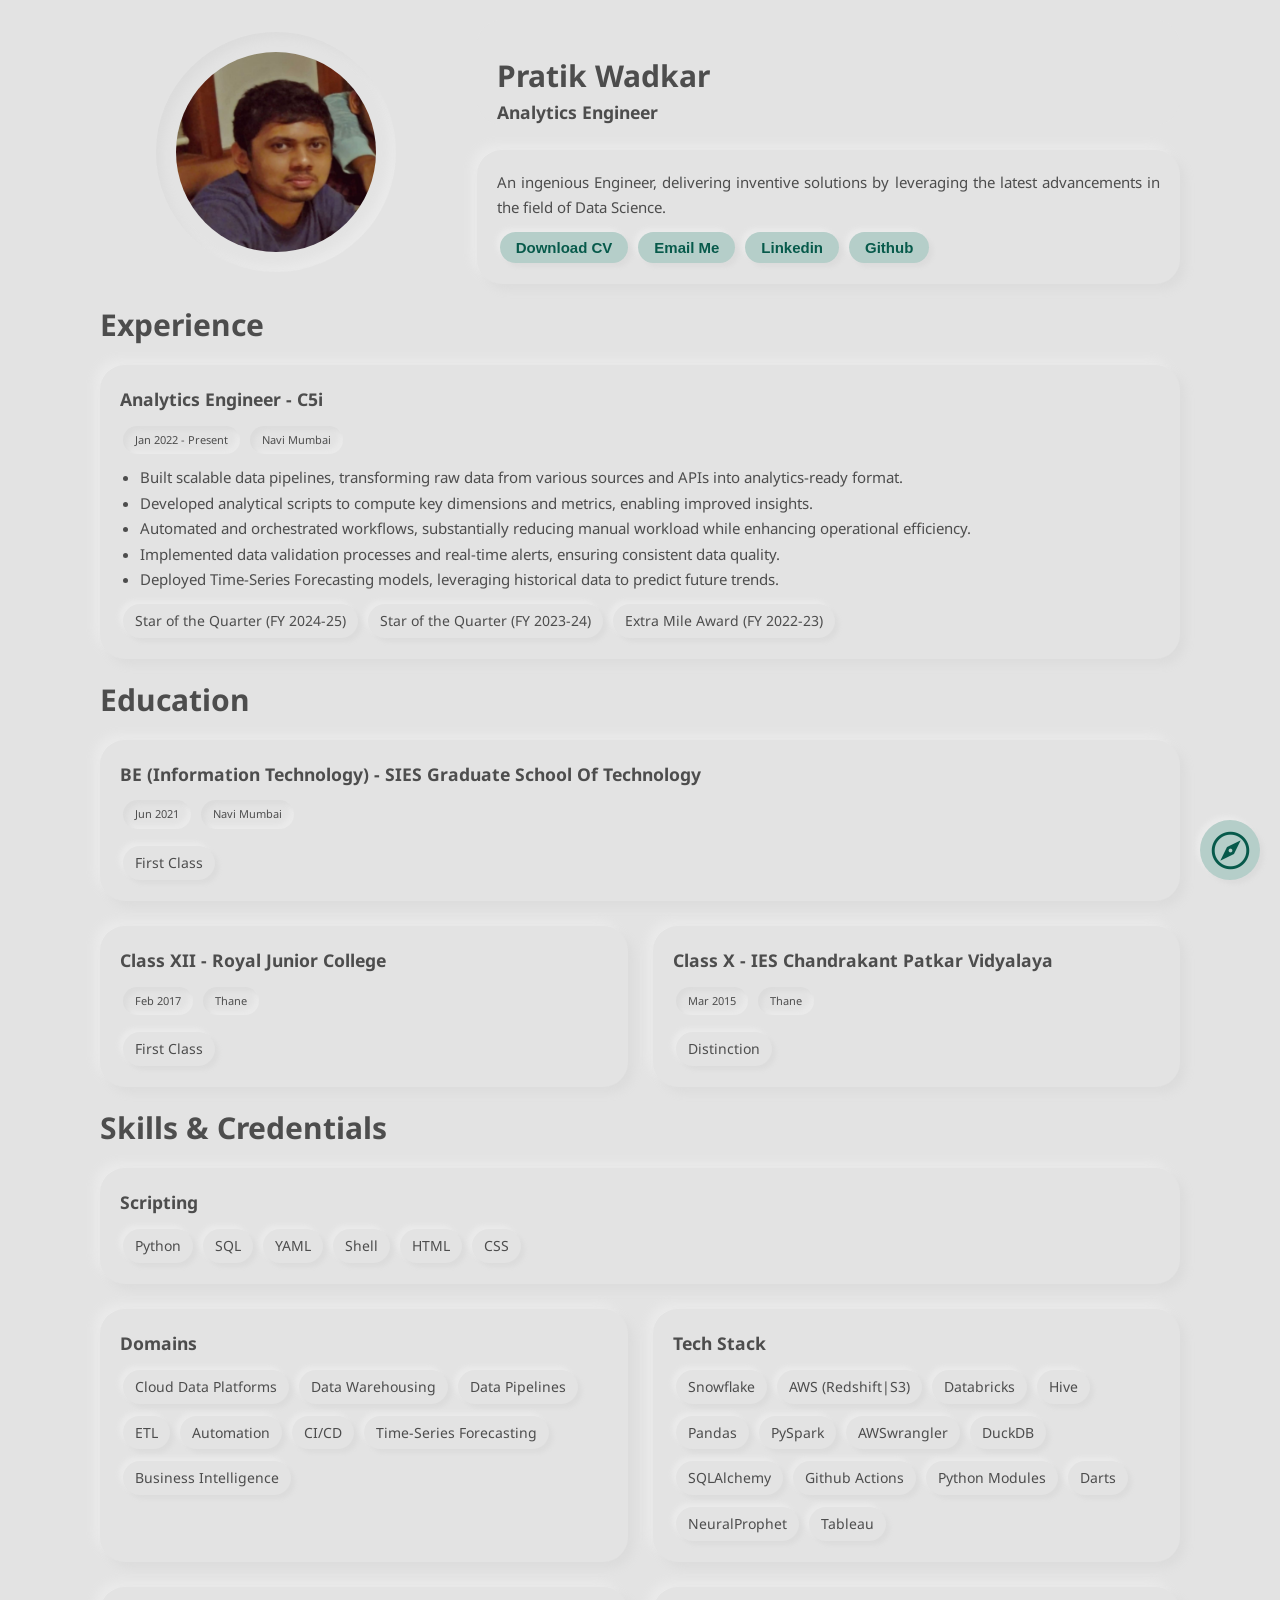
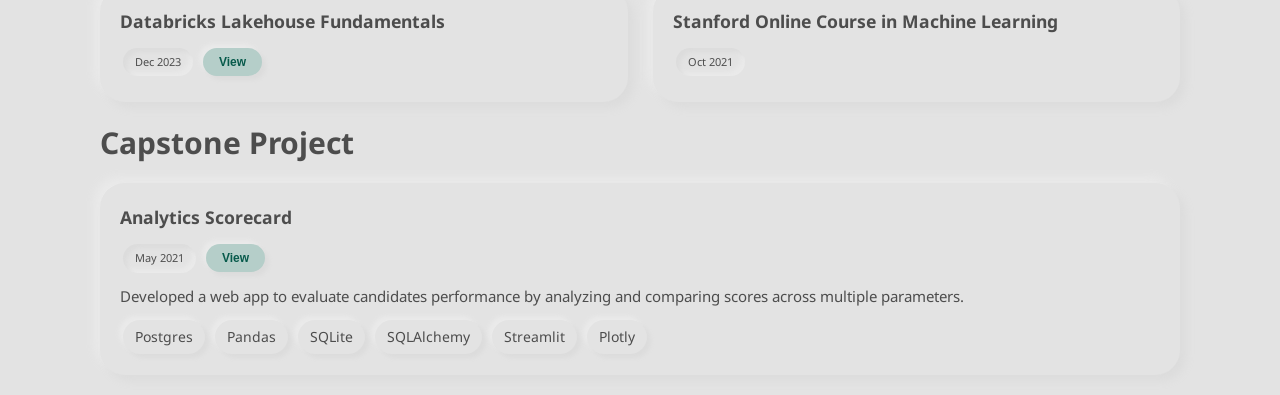
<file: index.html>
<!DOCTYPE html>
<html lang="en">

<head>
    <title>Pratik Wadkar</title>
    <meta name="author" content="Pratik Wadkar">
    <meta name="description" content="Pratik Wadkar Minimal Resume">
    <meta name="viewport" content="width=device-width, initial-scale=1">
    <meta name="theme-color" content="rgb(227,227,227)" media="(prefers-color-scheme: light)">
    <meta name="theme-color" content="rgb(32,32,32)" media="(prefers-color-scheme: dark)">
    <link rel="preconnect" href="https://fonts.googleapis.com">
    <link rel="preconnect" href="https://fonts.gstatic.com" crossorigin>
    <link rel="stylesheet" href="https://fonts.googleapis.com/css2?family=Noto+Sans:ital,wght@0,100..900;1,100..900&display=swap">
    <link rel="stylesheet" href="https://fonts.googleapis.com/css2?family=Material+Symbols+Outlined:opsz,wght,FILL,GRAD@20..48,100..700,0..1,-50..200&icon_names=explore">
    <link rel="stylesheet" href="style.css">
    <link rel="icon" href="favicon_light.png" type="image/png" media="(prefers-color-scheme: light)">
    <link rel="icon" href="favicon_dark.png" type="image/png" media="(prefers-color-scheme: dark)">
</head>

<body>
    <button class="button_fab"><span class="material-symbols-outlined">explore</span></button>
    <ul class="fab_menu">
        <li><button class="button" onclick="window.location.href='#intro'">Intro</button></li>
        <li><button class="button" onclick="window.location.href='#experience'">Experience</button></li>
        <li><button class="button" onclick="window.location.href='#education'">Education</button></li>
        <li><button class="button" onclick="window.location.href='#skills'">Skills & Credentials</button></li>
        <li><button class="button" onclick="window.location.href='#capstone'">Capstone Project</button></li>
    </ul>

    <div class="grid_intro" id="intro">
        <div class="container">
            <img src="profile_pic.jpg" alt="profile picture">
        </div>
        <div class="container">
            <h1>Pratik Wadkar</h1>
            <h3>Analytics Engineer</h3>
        </div>
        <div class="container">
            <p>An ingenious Engineer, delivering inventive solutions by leveraging the latest advancements in the field of Data Science.</p>
            <button class="button" onclick="window.location.href='https://drive.google.com/drive/folders/1IWRq5VfsnJY96M2Q-zvBK_oTC8kzoRSz?usp=drive_link'">Download CV</button>
            <button class="button" onclick="window.location.href='mailto:pratik.wadkar17@siesgst.ac.in'">Email Me</button>
            <button class="button" onclick="window.location.href='https://www.linkedin.com/in/pratik-wadkar/'">Linkedin</button>
            <button class="button" onclick="window.location.href='https://github.com/Bbad4'">Github</button>
        </div>
    </div>

    <h1 id="experience">Experience</h1>
    <div class="grid_experience">
        <div class="container">
            <h3>Analytics Engineer - C5i</h3>
            <span class="badge_indent">Jan 2022 - Present</span>
            <span class="badge_indent">Navi Mumbai</span>
            <ul>
                <li>Built scalable data pipelines, transforming raw data from various sources and APIs into analytics-ready format.</li>
                <li>Developed analytical scripts to compute key dimensions and metrics, enabling improved insights.</li>
                <li>Automated and orchestrated workflows, substantially reducing manual workload while enhancing operational efficiency.</li>
                <li>Implemented data validation processes and real-time alerts, ensuring consistent data quality.</li>
                <li>Deployed Time-Series Forecasting models, leveraging historical data to predict future trends.</li>
            </ul>
            <span class="badge_pop">Star of the Quarter (FY 2024-25)</span>
            <span class="badge_pop">Star of the Quarter (FY 2023-24)</span>
            <span class="badge_pop">Extra Mile Award (FY 2022-23)</span>
        </div>
    </div>

    <h1 id="education">Education</h1>
    <div class="grid_education">
        <div class="container">
            <h3>BE (Information Technology) - SIES Graduate School Of Technology</h3>
            <span class="badge_indent">Jun 2021</span>
            <span class="badge_indent">Navi Mumbai</span>
            <p></p>
            <span class="badge_pop">First Class</span>
        </div>
        <div class="container">
            <h3>Class XII - Royal Junior College</h3>
            <span class="badge_indent">Feb 2017</span>
            <span class="badge_indent">Thane</span>
            <p></p>
            <span class="badge_pop">First Class</span>
        </div>
        <div class="container">
            <h3>Class X - IES Chandrakant Patkar Vidyalaya</h3>
            <span class="badge_indent">Mar 2015</span>
            <span class="badge_indent">Thane</span>
            <p></p>
            <span class="badge_pop">Distinction</span>
        </div>
    </div>

    <h1 id="skills">Skills & Credentials</h1>
    <div class="grid_skills">
        <div class="container">
            <h3>Scripting</h3>
            <span class="badge_pop">Python</span>
            <span class="badge_pop">SQL</span>
            <span class="badge_pop">YAML</span>
            <span class="badge_pop">Shell</span>
            <span class="badge_pop">HTML</span>
            <span class="badge_pop">CSS</span>
        </div>
        <div class="container">
            <h3>Domains</h3>
            <span class="badge_pop">Cloud Data Platforms</span>
            <span class="badge_pop">Data Warehousing</span>
            <span class="badge_pop">Data Pipelines</span>
            <span class="badge_pop">ETL</span>
            <span class="badge_pop">Automation</span>
            <span class="badge_pop">CI/CD</span>
            <span class="badge_pop">Time-Series Forecasting</span>
            <span class="badge_pop">Business Intelligence</span>
        </div>
        <div class="container">
            <h3>Tech Stack</h3>
            <span class="badge_pop">Snowflake</span>
            <span class="badge_pop">AWS (Redshift|S3)</span>
            <span class="badge_pop">Databricks</span>
            <span class="badge_pop">Hive</span>
            <span class="badge_pop">Pandas</span>
            <span class="badge_pop">PySpark</span>
            <span class="badge_pop">AWSwrangler</span>
            <span class="badge_pop">DuckDB</span>
            <span class="badge_pop">SQLAlchemy</span>
            <span class="badge_pop">Github Actions</span>
            <span class="badge_pop">Python Modules</span>
            <span class="badge_pop">Darts</span>
            <span class="badge_pop">NeuralProphet</span>
            <span class="badge_pop">Tableau</span>
        </div>
        <div class="container">
            <h3>Databricks Lakehouse Fundamentals</h3>
            <span class="badge_indent">Dec 2023</span>
            <button class="button_small" onclick="window.location.href='https://credentials.databricks.com/e6b50414-e6bf-44f9-8c94-f10a7ad0987b'">View</button>
            <p></p>
        </div>
        <div class="container">
            <h3>Stanford Online Course in Machine Learning</h3>
            <span class="badge_indent">Oct 2021</span>
            <p></p>
        </div>
    </div>

    <h1 id="capstone">Capstone Project</h1>
    <div class="grid_capstone">
        <div class="container">
            <h3>Analytics Scorecard</h3>
            <span class="badge_indent">May 2021</span>
            <button class="button_small" onclick="window.location.href='https://github.com/Bbad4/Analytics-Scorecard'">View</button>
            <p>Developed a web app to evaluate candidates performance by analyzing and comparing scores across multiple parameters.</p>
            <span class="badge_pop">Postgres</span>
            <span class="badge_pop">Pandas</span>
            <span class="badge_pop">SQLite</span>
            <span class="badge_pop">SQLAlchemy</span>
            <span class="badge_pop">Streamlit</span>
            <span class="badge_pop">Plotly</span>
        </div>
    </div>
</body>

</html>
</file>
<file: style.css>
html {
    scroll-behavior: smooth;
    -webkit-tap-highlight-color: transparent;
    scroll-snap-type: y mandatory;
}

:root {
    --background-color: rgb(227,227,227);
    --color: rgb(77,77,77);
    --shadow-color-1: rgb(220,220,220);
    --shadow-color-2: rgb(234,234,234);
    --button-background-color: #b5cec9;
    --button-color: #075a4b;
}
  
@media (prefers-color-scheme: dark) {
    :root {
        --background-color: rgb(32,32,32);
        --color: rgb(182,182,182);
        --shadow-color-1: rgb(27,27,27);
        --shadow-color-2: rgb(37,37,37);
        --button-background-color: #075a4b;
        --button-color: #b5cec9;
    }  
}


body {
    background-color: var(--background-color);
    color: var(--color);
    font-family: 'Noto Sans', sans-serif;
    font-size: 15px;
    line-height: 1.7;
    margin: auto;
    max-width: 1080px;
    padding: 0px 20px 20px 20px;
}
h3, p, ul {
    margin: 5px 0px 5px 0px;
}
p, ul {
    text-align: justify;
}
ul {
    padding-left: inherit;
}
h1 {
    margin: 15px 0px 15px 0px;
}

#intro, #experience, #education, #skills, #capstone {
    scroll-snap-align: start;
}

.grid_intro, .grid_experience, .grid_education, .grid_skills, .grid_capstone {
    display: grid;
    grid-gap: 25px;
}

.container {
    background-color: var(--background-color);
    border-radius: 25px;
    box-shadow: 6px 6px 10px var(--shadow-color-1), -6px -6px 10px var(--shadow-color-2);
    padding: 15px 20px;
}

.grid_intro {
    grid-template-columns: 1fr 2fr;
    padding-top: 20px;
    & .container:nth-child(1) {
        border-radius: 50%;
        box-shadow: inset 6px 6px 10px var(--shadow-color-1), inset -6px -6px 10px var(--shadow-color-2);
        grid-column: 1/2;
        grid-row: 1/3;
        max-height: 200px;
        max-width: 200px;
        padding: 20px;
        place-self: center;
        & img {
            border-radius: 50%;
            height: 100%;
            width: 100%;
        }
    }
    & .container:nth-child(2) {
        box-shadow: none;
        & h3 {
            margin-top: -18px;
            margin-bottom: -18px;
        }
    }
}
.grid_experience, .grid_capstone {
    grid-template-columns: 1fr;
}
.grid_education, .grid_skills {
    grid-template-columns: 1fr 1fr;
    & .container:nth-child(1) {
        grid-column: 1/-1;
    }
}

.badge_indent, .badge_pop {
    background-color: var(--background-color);
    border-radius: 25px;
    display: inline-block;
    color: var(--color);
    margin: 6px 3px;
    padding: 5px 12px;
}
.badge_indent {
    box-shadow: inset 4px 4px 4px var(--shadow-color-1), inset -4px -4px 4px var(--shadow-color-2);
    font-size: 11px;
}
.badge_pop {
    box-shadow: 4px 4px 4px var(--shadow-color-1), -4px -4px 4px var(--shadow-color-2);
    font-size: 14px;
}

.button_small, .button, .button_fab {
    background-color: var(--button-background-color);
    border: none;
    box-shadow: 4px 4px 4px var(--shadow-color-1), -4px -4px 4px var(--shadow-color-2);
    display: inline-block;
    color: var(--button-color);
    cursor: pointer;
    font-weight: 600;
    transition: 0.2s ease-in-out;
    &:hover {
        background-color: var(--background-color);
        box-shadow: inset 4px 4px 4px var(--shadow-color-1), inset -4px -4px 4px var(--shadow-color-2);
    }
}
.button_small {
    border-radius: 25px;
    font-size: 12px;
    margin: 6px 3px;
    padding: 7px 16px;
}
.button {
    border-radius: 25px;
    font-size: 15px;
    margin: 6px 3px;
    padding: 7px 16px;
}

.button_fab {
    border-radius: 50%;
    bottom: 20px;  
    font-size: 15px;
    height: 60px;
    position: fixed;
    right: 20px;
    width: 60px;  
}
.material-symbols-outlined {
    font-size: 45px;
    margin-top: 3px;
    transition: transform 0.2s ease-in-out;
}
.fab_menu {
    bottom: 50px;
    list-style: none;
    opacity: 0;
    position: fixed;
    right: 15px;
    text-align: right;
    transition: 0.2s ease-in-out;
    visibility: hidden;
}
.button_fab:hover .material-symbols-outlined {
  transform: rotate(180deg);
}
.button_fab:hover + .fab_menu, .fab_menu:hover {
    opacity: 1;
    transform: translateY(-30px);
    visibility: visible;
}


@media (max-width: 720px) {
    .grid_intro, .grid_education, .grid_skills {
        grid-template-columns: 1fr;
    }
    .grid_intro .container:nth-child(2) {
        text-align: center;
        & h1 {
            margin-top: -30px;
        }
    }
}
</file>
